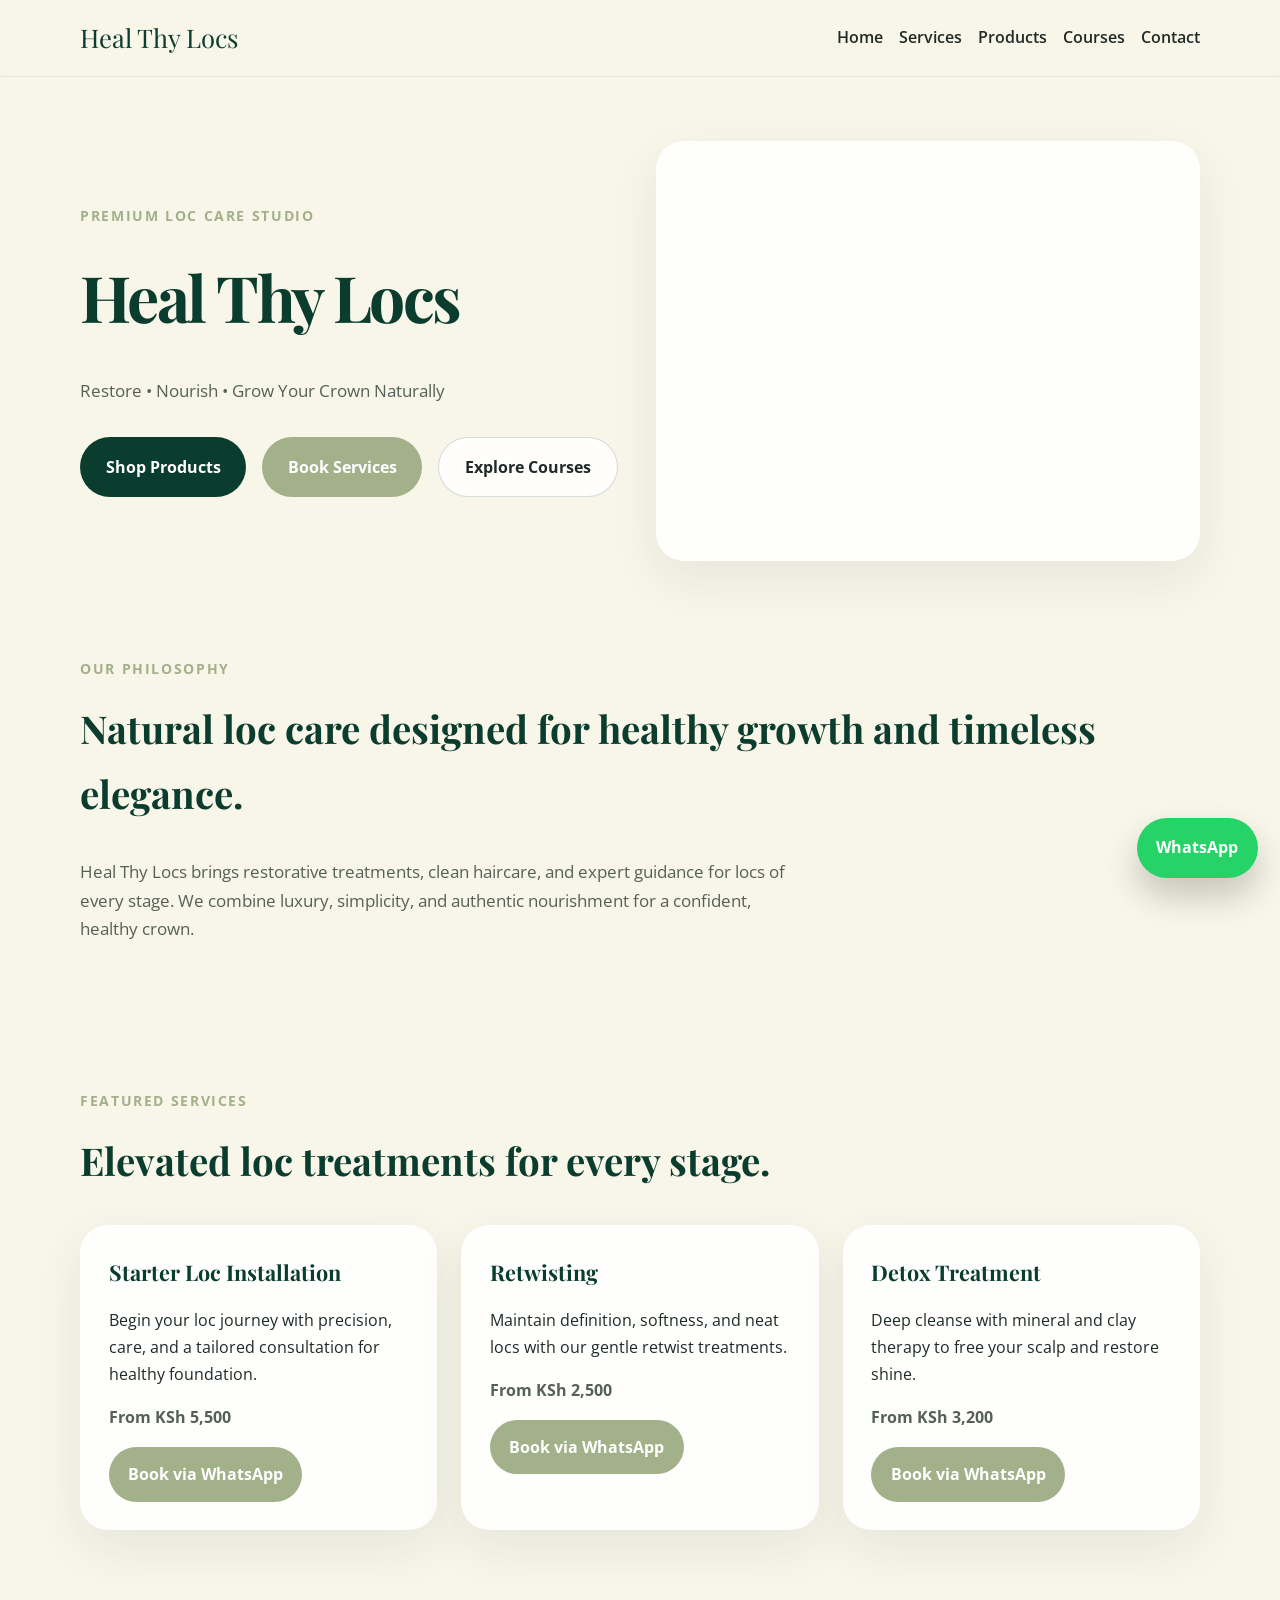
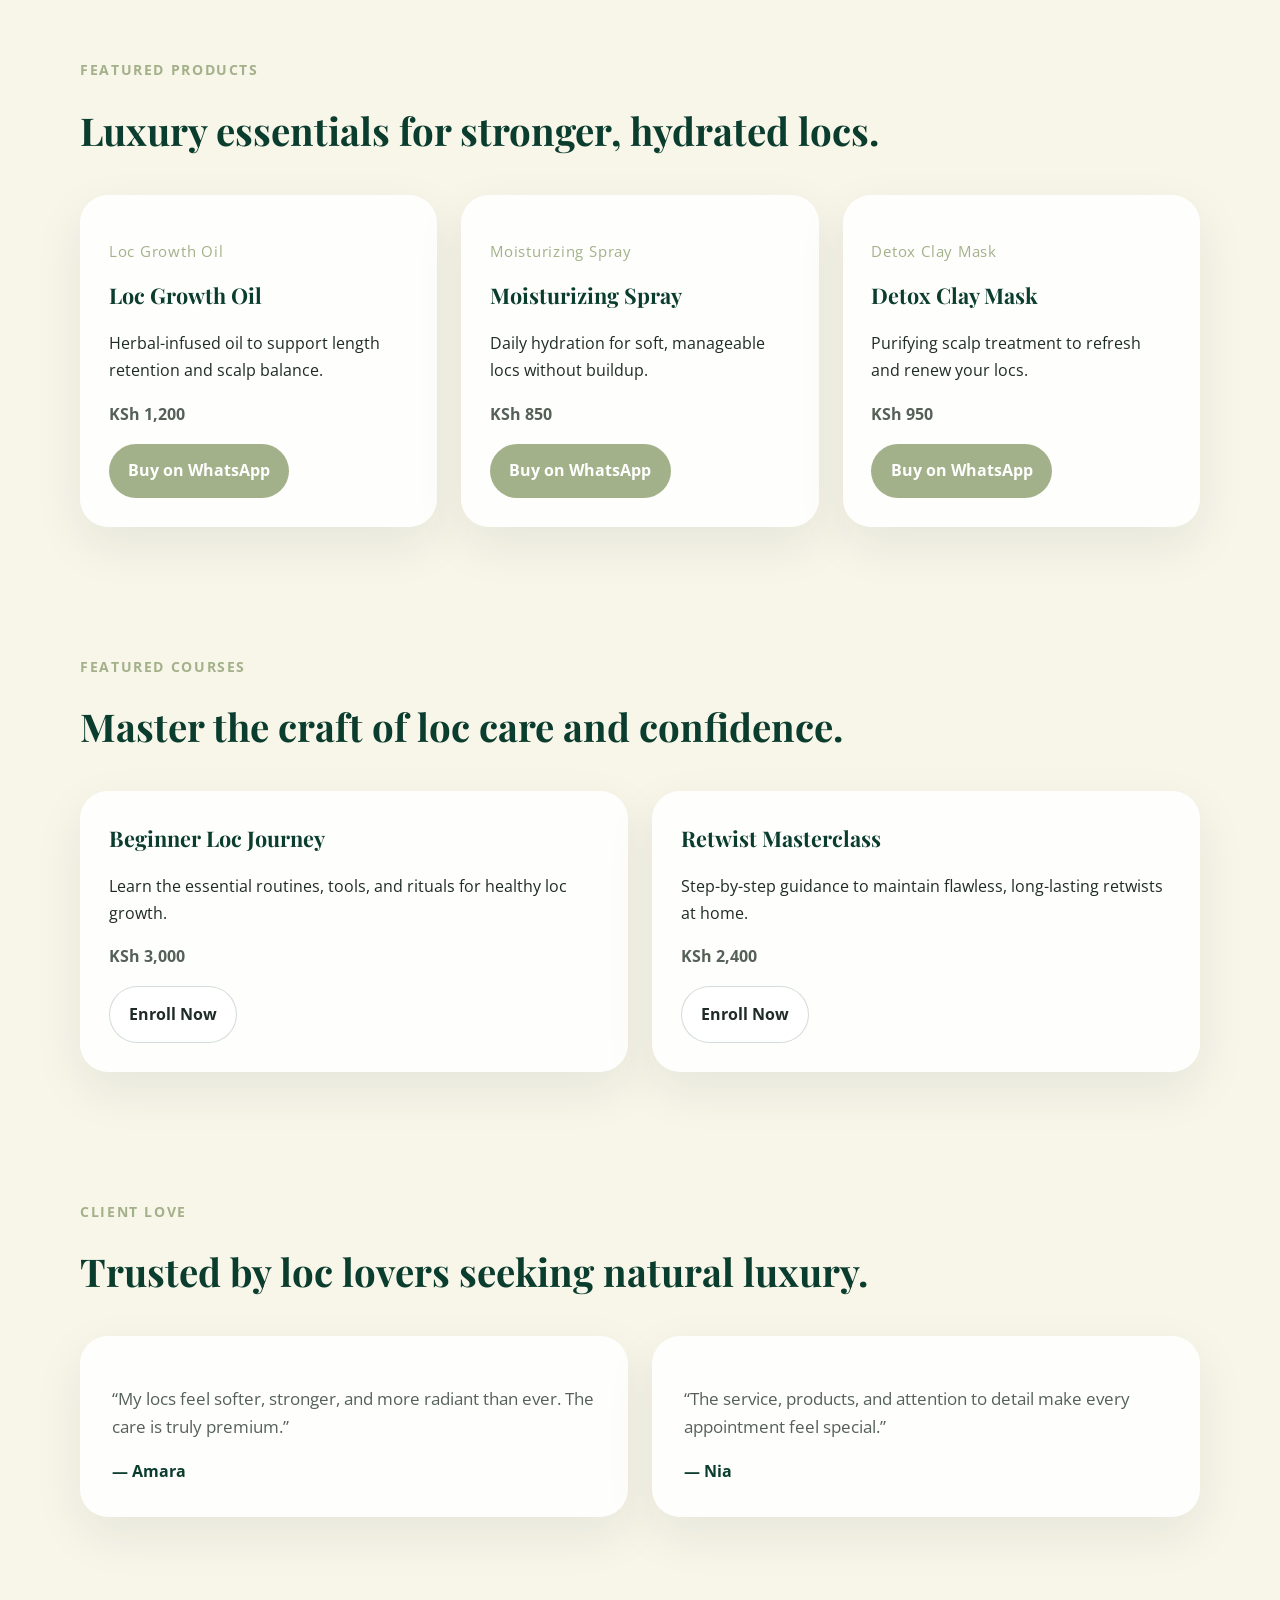
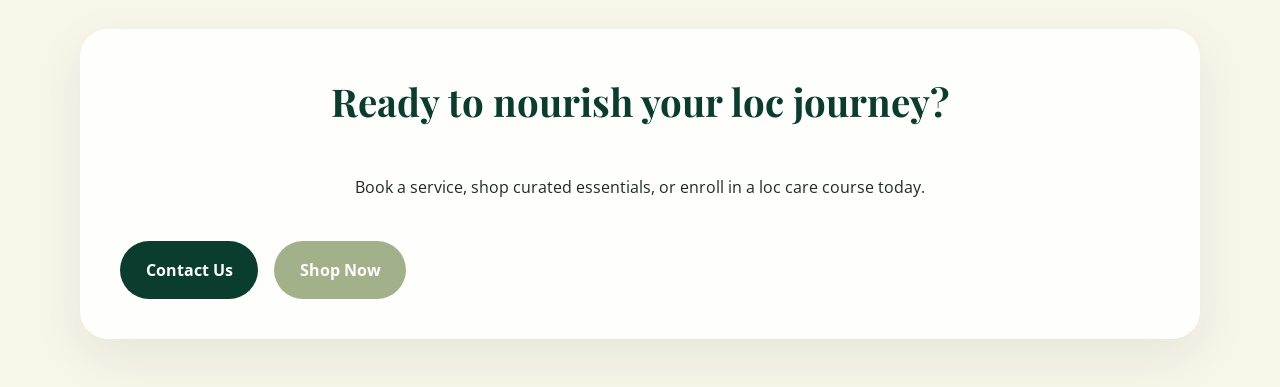
<file: index.html>
<!DOCTYPE html>
<html lang="en">
<head>
  <meta charset="UTF-8" />
  <meta name="viewport" content="width=device-width, initial-scale=1.0" />
  <title>Heal Thy Locs | Natural Loc Care</title>
  <link rel="preconnect" href="https://fonts.googleapis.com" />
  <link rel="preconnect" href="https://fonts.gstatic.com" crossorigin />
  <link href="https://fonts.googleapis.com/css2?family=Open+Sans:wght@400;600;700&family=Playfair+Display:wght@600;700&display=swap" rel="stylesheet" />
  <link rel="stylesheet" href="style.css" />
</head>
<body>
  <header class="site-header">
    <div class="container header-inner">
      <a class="brand" href="index.html">Heal Thy Locs</a>
      <nav class="nav-links">
        <a href="index.html">Home</a>
        <a href="services.html">Services</a>
        <a href="products.html">Products</a>
        <a href="courses.html">Courses</a>
        <a href="contact.html">Contact</a>
      </nav>
    </div>
  </header>

  <main>
    <section class="hero-section">
      <div class="container hero-grid">
        <div class="hero-copy">
          <p class="eyebrow">Premium Loc Care Studio</p>
          <h1>Heal Thy Locs</h1>
          <p class="hero-subtitle">Restore • Nourish • Grow Your Crown Naturally</p>
          <div class="hero-actions">
            <a class="btn btn-primary" href="products.html">Shop Products</a>
            <a class="btn btn-secondary" href="services.html">Book Services</a>
            <a class="btn btn-outline" href="courses.html">Explore Courses</a>
          </div>
        </div>
        <div class="hero-image-card">
          <div class="hero-image"></div>
        </div>
      </div>
    </section>

    <section class="section container about-section">
      <div class="section-header">
        <p class="eyebrow">Our Philosophy</p>
        <h2>Natural loc care designed for healthy growth and timeless elegance.</h2>
      </div>
      <p class="section-text">Heal Thy Locs brings restorative treatments, clean haircare, and expert guidance for locs of every stage. We combine luxury, simplicity, and authentic nourishment for a confident, healthy crown.</p>
    </section>

    <section class="section featured-section container">
      <div class="section-header">
        <p class="eyebrow">Featured Services</p>
        <h2>Elevated loc treatments for every stage.</h2>
      </div>
      <div class="card-grid">
        <article class="service-card">
          <h3>Starter Loc Installation</h3>
          <p>Begin your loc journey with precision, care, and a tailored consultation for healthy foundation.</p>
          <p class="price">From KSh 5,500</p>
          <a class="btn btn-secondary btn-sm" href="services.html#starter-loc-installation">Book via WhatsApp</a>
        </article>
        <article class="service-card">
          <h3>Retwisting</h3>
          <p>Maintain definition, softness, and neat locs with our gentle retwist treatments.</p>
          <p class="price">From KSh 2,500</p>
          <a class="btn btn-secondary btn-sm" href="services.html#loc-retwisting">Book via WhatsApp</a>
        </article>
        <article class="service-card">
          <h3>Detox Treatment</h3>
          <p>Deep cleanse with mineral and clay therapy to free your scalp and restore shine.</p>
          <p class="price">From KSh 3,200</p>
          <a class="btn btn-secondary btn-sm" href="services.html#detox-treatment">Book via WhatsApp</a>
        </article>
      </div>
    </section>

    <section class="section featured-section container">
      <div class="section-header">
        <p class="eyebrow">Featured Products</p>
        <h2>Luxury essentials for stronger, hydrated locs.</h2>
      </div>
      <div class="card-grid">
        <article class="product-card">
          <p class="product-tag">Loc Growth Oil</p>
          <h3>Loc Growth Oil</h3>
          <p>Herbal-infused oil to support length retention and scalp balance.</p>
          <p class="price">KSh 1,200</p>
          <a class="btn btn-secondary btn-sm" href="products.html#loc-growth-oil">Buy on WhatsApp</a>
        </article>
        <article class="product-card">
          <p class="product-tag">Moisturizing Spray</p>
          <h3>Moisturizing Spray</h3>
          <p>Daily hydration for soft, manageable locs without buildup.</p>
          <p class="price">KSh 850</p>
          <a class="btn btn-secondary btn-sm" href="products.html#moisturizing-spray">Buy on WhatsApp</a>
        </article>
        <article class="product-card">
          <p class="product-tag">Detox Clay Mask</p>
          <h3>Detox Clay Mask</h3>
          <p>Purifying scalp treatment to refresh and renew your locs.</p>
          <p class="price">KSh 950</p>
          <a class="btn btn-secondary btn-sm" href="products.html#detox-clay-mask">Buy on WhatsApp</a>
        </article>
      </div>
    </section>

    <section class="section featured-section container">
      <div class="section-header">
        <p class="eyebrow">Featured Courses</p>
        <h2>Master the craft of loc care and confidence.</h2>
      </div>
      <div class="card-grid">
        <article class="course-card">
          <h3>Beginner Loc Journey</h3>
          <p>Learn the essential routines, tools, and rituals for healthy loc growth.</p>
          <p class="price">KSh 3,000</p>
          <a class="btn btn-outline btn-sm" href="courses.html#beginner-loc-journey-course">Enroll Now</a>
        </article>
        <article class="course-card">
          <h3>Retwist Masterclass</h3>
          <p>Step-by-step guidance to maintain flawless, long-lasting retwists at home.</p>
          <p class="price">KSh 2,400</p>
          <a class="btn btn-outline btn-sm" href="courses.html#retwist-masterclass">Enroll Now</a>
        </article>
      </div>
    </section>

    <section class="section testimonial-section container">
      <div class="section-header">
        <p class="eyebrow">Client Love</p>
        <h2>Trusted by loc lovers seeking natural luxury.</h2>
      </div>
      <div class="testimonial-grid">
        <article class="testimonial-card">
          <p>“My locs feel softer, stronger, and more radiant than ever. The care is truly premium.”</p>
          <span>— Amara</span>
        </article>
        <article class="testimonial-card">
          <p>“The service, products, and attention to detail make every appointment feel special.”</p>
          <span>— Nia</span>
        </article>
      </div>
    </section>

    <section class="section cta-section container">
      <div class="cta-card">
        <h2>Ready to nourish your loc journey?</h2>
        <p>Book a service, shop curated essentials, or enroll in a loc care course today.</p>
        <div class="hero-actions">
          <a class="btn btn-primary" href="contact.html">Contact Us</a>
          <a class="btn btn-secondary" href="products.html">Shop Now</a>
        </div>
      </div>
    </section>
  </main>

  <a class="whatsapp-float" href="https://api.whatsapp.com/send?phone=254700000000&text=Hello%20Heal%20Thy%20Locs%2C%20I%20need%20assistance%20with%20your%20services%20and%20products." target="_blank" rel="noopener noreferrer" aria-label="Chat on WhatsApp">
    <span>WhatsApp</span>
  </a>

  <script src="script.js"></script>
</body>
</html>
</file>
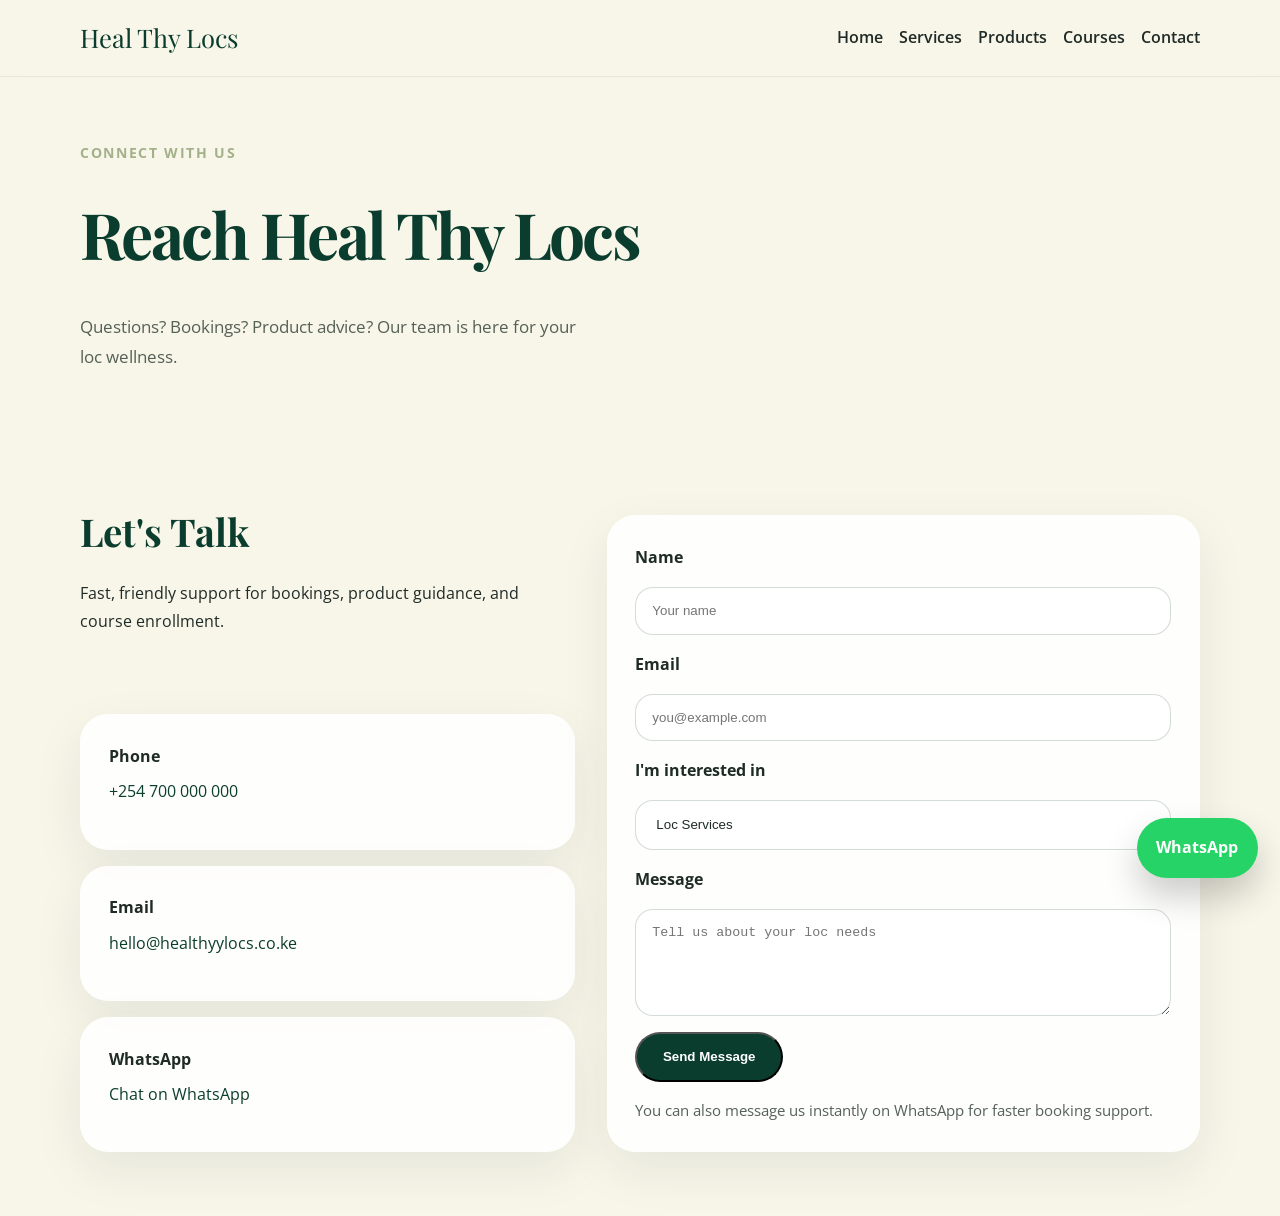
<file: contact.html>
<!DOCTYPE html>
<html lang="en">
<head>
  <meta charset="UTF-8" />
  <meta name="viewport" content="width=device-width, initial-scale=1.0" />
  <title>Heal Thy Locs | Contact</title>
  <link rel="preconnect" href="https://fonts.googleapis.com" />
  <link rel="preconnect" href="https://fonts.gstatic.com" crossorigin />
  <link href="https://fonts.googleapis.com/css2?family=Open+Sans:wght@400;600;700&family=Playfair+Display:wght@600;700&display=swap" rel="stylesheet" />
  <link rel="stylesheet" href="style.css" />
</head>
<body>
  <header class="site-header">
    <div class="container header-inner">
      <a class="brand" href="index.html">Heal Thy Locs</a>
      <nav class="nav-links">
        <a href="index.html">Home</a>
        <a href="services.html">Services</a>
        <a href="products.html">Products</a>
        <a href="courses.html">Courses</a>
        <a href="contact.html">Contact</a>
      </nav>
    </div>
  </header>

  <main>
    <section class="page-hero contact-hero">
      <div class="container">
        <p class="eyebrow">Connect with Us</p>
        <h1>Reach Heal Thy Locs</h1>
        <p class="hero-subtitle">Questions? Bookings? Product advice? Our team is here for your loc wellness.</p>
      </div>
    </section>

    <section class="section container contact-section">
      <div class="contact-grid">
        <div class="contact-details">
          <div class="section-header">
            <h2>Let's Talk</h2>
            <p>Fast, friendly support for bookings, product guidance, and course enrollment.</p>
          </div>
          <div class="contact-card">
            <p><strong>Phone</strong></p>
            <a href="tel:+254700000000">+254 700 000 000</a>
          </div>
          <div class="contact-card">
            <p><strong>Email</strong></p>
            <a href="mailto:hello@healthyylocs.co.ke">hello@healthyylocs.co.ke</a>
          </div>
          <div class="contact-card">
            <p><strong>WhatsApp</strong></p>
            <a href="https://api.whatsapp.com/send?phone=254700000000&text=Hello%20Heal%20Thy%20Locs%2C%20I%20need%20assistance." target="_blank">Chat on WhatsApp</a>
          </div>
        </div>

        <div class="contact-form-card">
          <form id="contactForm">
            <label for="name">Name</label>
            <input type="text" id="name" name="name" placeholder="Your name" required />
            <label for="email">Email</label>
            <input type="email" id="email" name="email" placeholder="you@example.com" required />
            <label for="interest">I'm interested in</label>
            <select id="interest" name="interest">
              <option>Loc Services</option>
              <option>Products</option>
              <option>Courses</option>
              <option>General inquiry</option>
            </select>
            <label for="message">Message</label>
            <textarea id="message" name="message" rows="5" placeholder="Tell us about your loc needs"></textarea>
            <button class="btn btn-primary" type="submit">Send Message</button>
            <p class="form-note">You can also message us instantly on WhatsApp for faster booking support.</p>
          </form>
        </div>
      </div>
    </section>
  </main>

  <a class="whatsapp-float" href="https://api.whatsapp.com/send?phone=254700000000&text=Hello%20Heal%20Thy%20Locs%2C%20I%20need%20help%20with%20my%20locs." target="_blank" rel="noopener noreferrer" aria-label="Chat on WhatsApp">
    <span>WhatsApp</span>
  </a>

  <script src="script.js"></script>
</body>
</html>
</file>
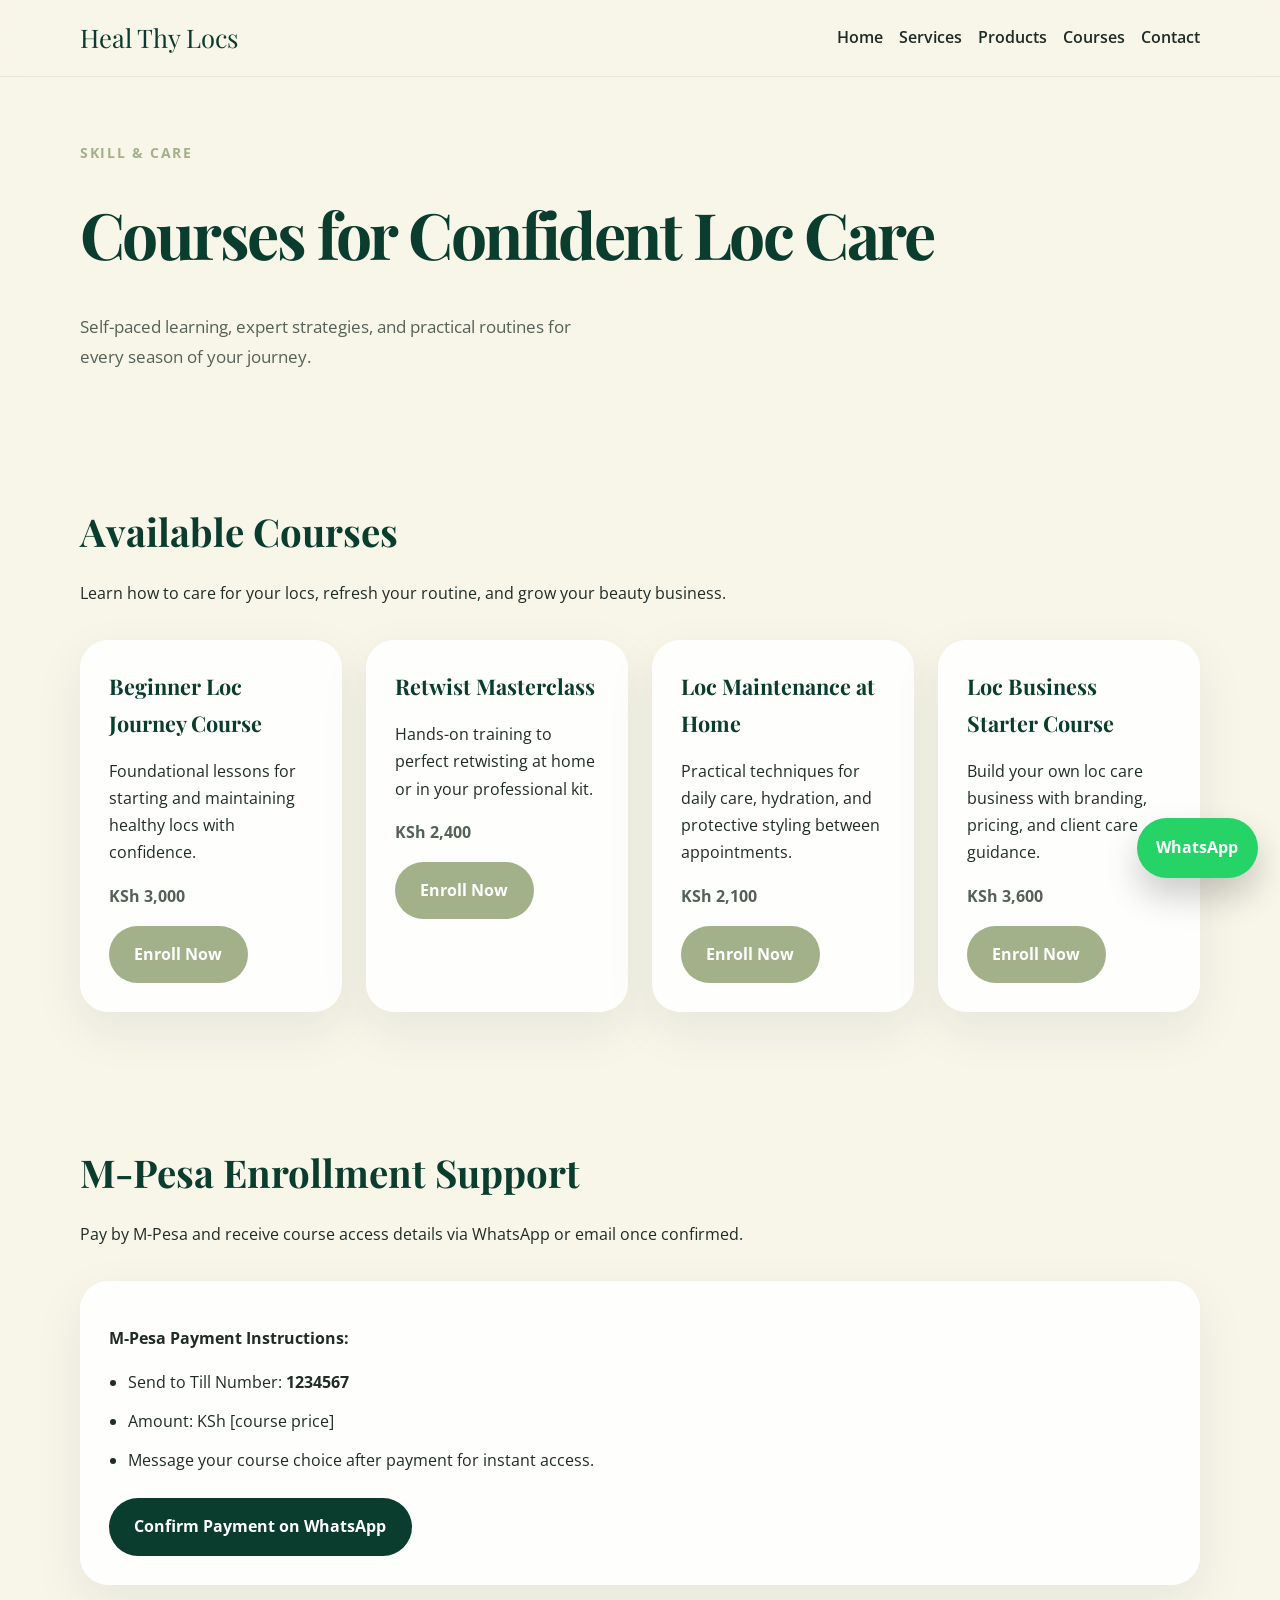
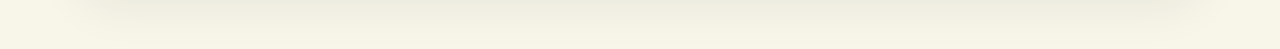
<file: courses.html>
<!DOCTYPE html>
<html lang="en">
<head>
  <meta charset="UTF-8" />
  <meta name="viewport" content="width=device-width, initial-scale=1.0" />
  <title>Heal Thy Locs | Courses</title>
  <link rel="preconnect" href="https://fonts.googleapis.com" />
  <link rel="preconnect" href="https://fonts.gstatic.com" crossorigin />
  <link href="https://fonts.googleapis.com/css2?family=Open+Sans:wght@400;600;700&family=Playfair+Display:wght@600;700&display=swap" rel="stylesheet" />
  <link rel="stylesheet" href="style.css" />
</head>
<body>
  <header class="site-header">
    <div class="container header-inner">
      <a class="brand" href="index.html">Heal Thy Locs</a>
      <nav class="nav-links">
        <a href="index.html">Home</a>
        <a href="services.html">Services</a>
        <a href="products.html">Products</a>
        <a href="courses.html">Courses</a>
        <a href="contact.html">Contact</a>
      </nav>
    </div>
  </header>

  <main>
    <section class="page-hero courses-hero">
      <div class="container">
        <p class="eyebrow">Skill & Care</p>
        <h1>Courses for Confident Loc Care</h1>
        <p class="hero-subtitle">Self-paced learning, expert strategies, and practical routines for every season of your journey.</p>
      </div>
    </section>

    <section class="section container">
      <div class="section-header">
        <h2>Available Courses</h2>
        <p>Learn how to care for your locs, refresh your routine, and grow your beauty business.</p>
      </div>

      <div class="card-grid">
        <article class="course-card" id="beginner-loc-journey-course">
          <h3>Beginner Loc Journey Course</h3>
          <p>Foundational lessons for starting and maintaining healthy locs with confidence.</p>
          <p class="price">KSh 3,000</p>
          <a class="btn btn-secondary" href="https://api.whatsapp.com/send?phone=254700000000&text=I%20want%20to%20enroll%20in%20the%20Beginner%20Loc%20Journey%20Course" target="_blank">Enroll Now</a>
        </article>
        <article class="course-card" id="retwist-masterclass">
          <h3>Retwist Masterclass</h3>
          <p>Hands-on training to perfect retwisting at home or in your professional kit.</p>
          <p class="price">KSh 2,400</p>
          <a class="btn btn-secondary" href="https://api.whatsapp.com/send?phone=254700000000&text=I%20want%20to%20enroll%20in%20the%20Retwist%20Masterclass" target="_blank">Enroll Now</a>
        </article>
        <article class="course-card" id="loc-maintenance-at-home">
          <h3>Loc Maintenance at Home</h3>
          <p>Practical techniques for daily care, hydration, and protective styling between appointments.</p>
          <p class="price">KSh 2,100</p>
          <a class="btn btn-secondary" href="https://api.whatsapp.com/send?phone=254700000000&text=I%20want%20to%20enroll%20in%20Loc%20Maintenance%20at%20Home" target="_blank">Enroll Now</a>
        </article>
        <article class="course-card" id="business-starter-course">
          <h3>Loc Business Starter Course</h3>
          <p>Build your own loc care business with branding, pricing, and client care guidance.</p>
          <p class="price">KSh 3,600</p>
          <a class="btn btn-secondary" href="https://api.whatsapp.com/send?phone=254700000000&text=I%20want%20to%20enroll%20in%20the%20Loc%20Business%20Starter%20Course" target="_blank">Enroll Now</a>
        </article>
      </div>
    </section>

    <section class="section container payment-section">
      <div class="section-header">
        <h2>M-Pesa Enrollment Support</h2>
        <p>Pay by M-Pesa and receive course access details via WhatsApp or email once confirmed.</p>
      </div>
      <div class="payment-instructions">
        <p><strong>M-Pesa Payment Instructions:</strong></p>
        <ul>
          <li>Send to Till Number: <strong>1234567</strong></li>
          <li>Amount: KSh [course price]</li>
          <li>Message your course choice after payment for instant access.</li>
        </ul>
        <a class="btn btn-primary" href="https://api.whatsapp.com/send?phone=254700000000&text=I%20have%20paid%20for%20my%20course%20and%20need%20access%20details" target="_blank">Confirm Payment on WhatsApp</a>
      </div>
    </section>
  </main>

  <a class="whatsapp-float" href="https://api.whatsapp.com/send?phone=254700000000&text=Hello%20Heal%20Thy%20Locs%2C%20I%20want%20to%20enroll%20in%20a%20course." target="_blank" rel="noopener noreferrer" aria-label="Chat on WhatsApp">
    <span>WhatsApp</span>
  </a>

  <script src="script.js"></script>
</body>
</html>
</file>
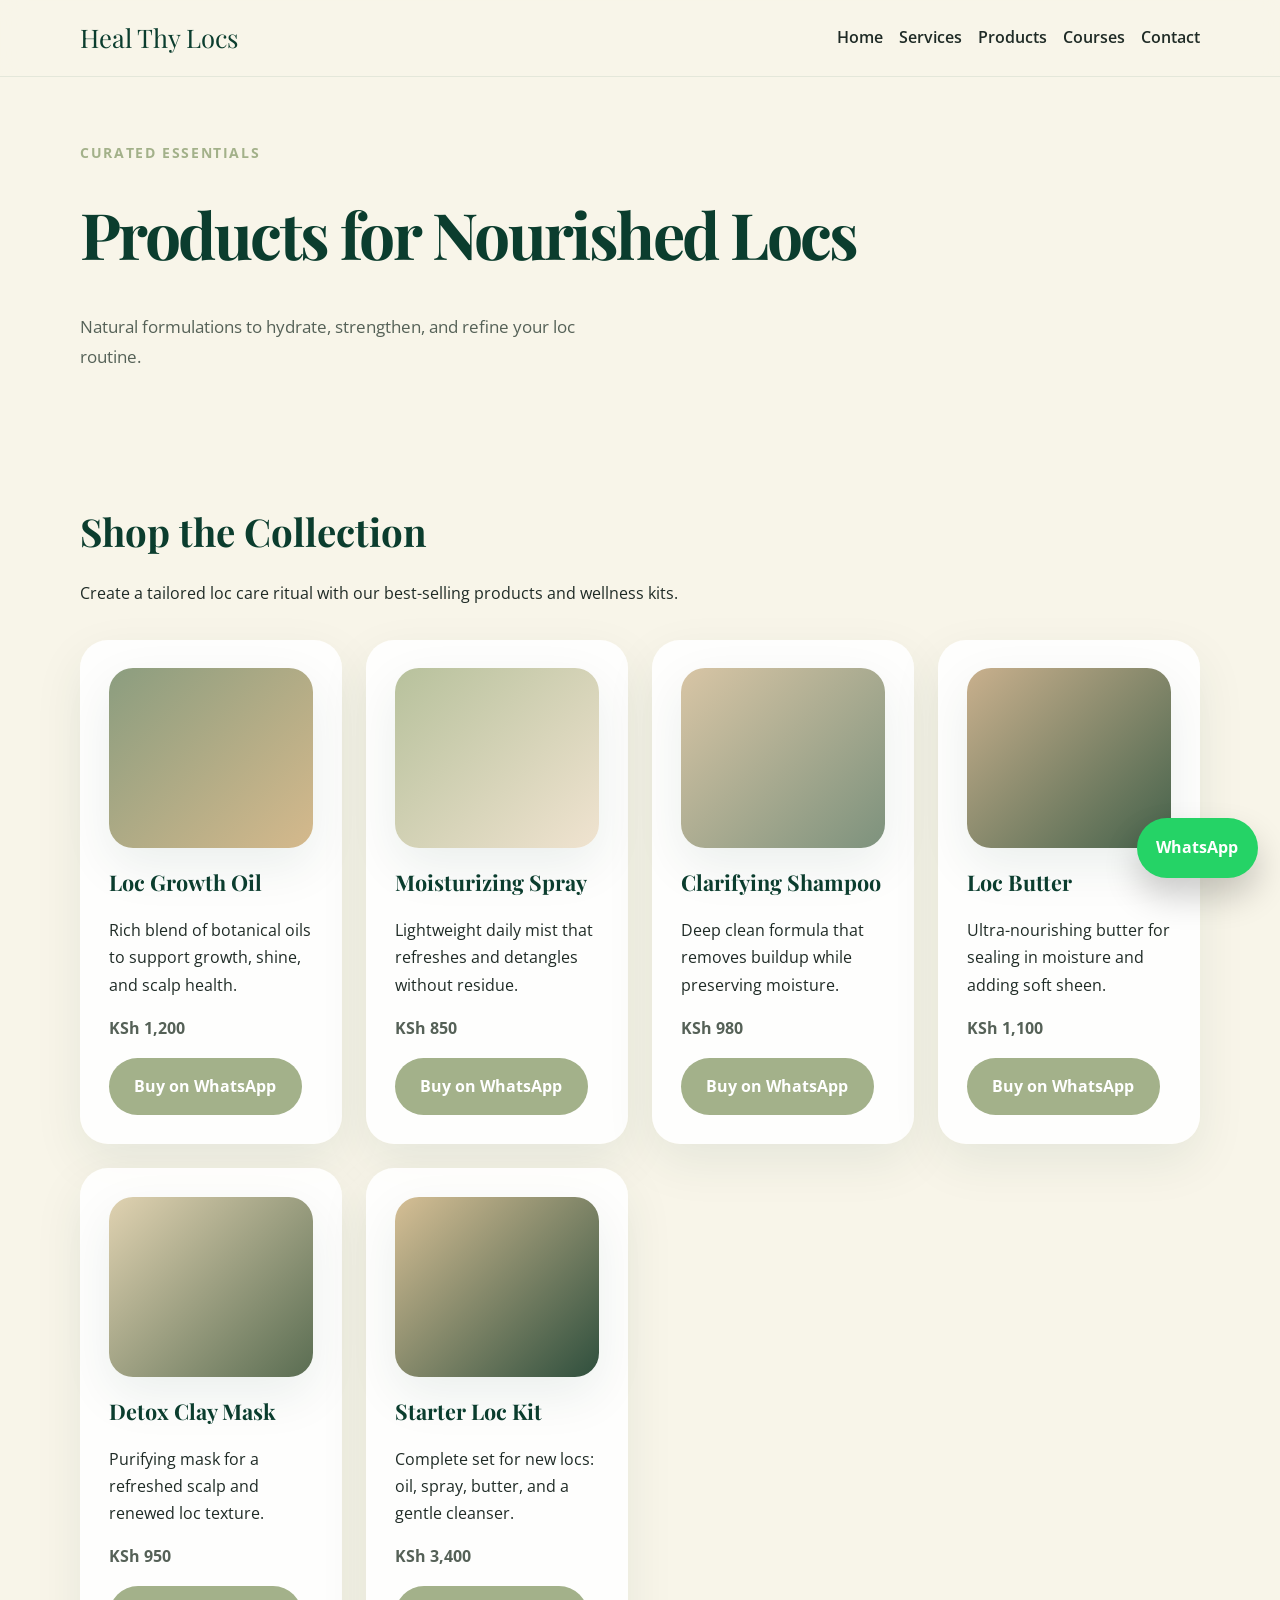
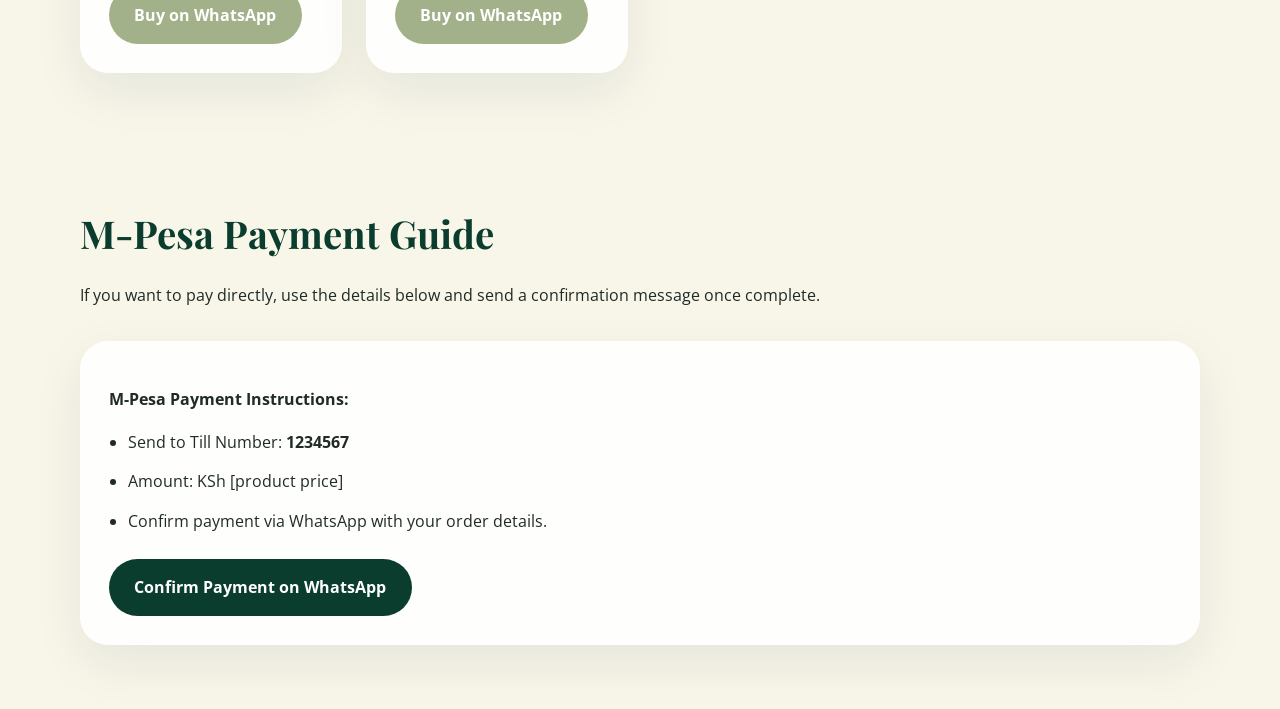
<file: products.html>
<!DOCTYPE html>
<html lang="en">
<head>
  <meta charset="UTF-8" />
  <meta name="viewport" content="width=device-width, initial-scale=1.0" />
  <title>Heal Thy Locs | Products</title>
  <link rel="preconnect" href="https://fonts.googleapis.com" />
  <link rel="preconnect" href="https://fonts.gstatic.com" crossorigin />
  <link href="https://fonts.googleapis.com/css2?family=Open+Sans:wght@400;600;700&family=Playfair+Display:wght@600;700&display=swap" rel="stylesheet" />
  <link rel="stylesheet" href="style.css" />
</head>
<body>
  <header class="site-header">
    <div class="container header-inner">
      <a class="brand" href="index.html">Heal Thy Locs</a>
      <nav class="nav-links">
        <a href="index.html">Home</a>
        <a href="services.html">Services</a>
        <a href="products.html">Products</a>
        <a href="courses.html">Courses</a>
        <a href="contact.html">Contact</a>
      </nav>
    </div>
  </header>

  <main>
    <section class="page-hero products-hero">
      <div class="container">
        <p class="eyebrow">Curated Essentials</p>
        <h1>Products for Nourished Locs</h1>
        <p class="hero-subtitle">Natural formulations to hydrate, strengthen, and refine your loc routine.</p>
      </div>
    </section>

    <section class="section container">
      <div class="section-header">
        <h2>Shop the Collection</h2>
        <p>Create a tailored loc care ritual with our best-selling products and wellness kits.</p>
      </div>

      <div class="card-grid">
        <article class="product-card" id="loc-growth-oil">
          <div class="product-image product-oil"></div>
          <h3>Loc Growth Oil</h3>
          <p>Rich blend of botanical oils to support growth, shine, and scalp health.</p>
          <p class="price">KSh 1,200</p>
          <a class="btn btn-secondary" href="https://api.whatsapp.com/send?phone=254700000000&text=I%20want%20to%20order%20Loc%20Growth%20Oil%20from%20Heal%20Thy%20Locs" target="_blank">Buy on WhatsApp</a>
        </article>
        <article class="product-card" id="moisturizing-spray">
          <div class="product-image product-spray"></div>
          <h3>Moisturizing Spray</h3>
          <p>Lightweight daily mist that refreshes and detangles without residue.</p>
          <p class="price">KSh 850</p>
          <a class="btn btn-secondary" href="https://api.whatsapp.com/send?phone=254700000000&text=I%20want%20to%20order%20Moisturizing%20Spray%20from%20Heal%20Thy%20Locs" target="_blank">Buy on WhatsApp</a>
        </article>
        <article class="product-card" id="clarifying-shampoo">
          <div class="product-image product-shampoo"></div>
          <h3>Clarifying Shampoo</h3>
          <p>Deep clean formula that removes buildup while preserving moisture.</p>
          <p class="price">KSh 980</p>
          <a class="btn btn-secondary" href="https://api.whatsapp.com/send?phone=254700000000&text=I%20want%20to%20order%20Clarifying%20Shampoo%20from%20Heal%20Thy%20Locs" target="_blank">Buy on WhatsApp</a>
        </article>
        <article class="product-card" id="loc-butter">
          <div class="product-image product-butter"></div>
          <h3>Loc Butter</h3>
          <p>Ultra-nourishing butter for sealing in moisture and adding soft sheen.</p>
          <p class="price">KSh 1,100</p>
          <a class="btn btn-secondary" href="https://api.whatsapp.com/send?phone=254700000000&text=I%20want%20to%20order%20Loc%20Butter%20from%20Heal%20Thy%20Locs" target="_blank">Buy on WhatsApp</a>
        </article>
        <article class="product-card" id="detox-clay-mask">
          <div class="product-image product-mask"></div>
          <h3>Detox Clay Mask</h3>
          <p>Purifying mask for a refreshed scalp and renewed loc texture.</p>
          <p class="price">KSh 950</p>
          <a class="btn btn-secondary" href="https://api.whatsapp.com/send?phone=254700000000&text=I%20want%20to%20order%20Detox%20Clay%20Mask%20from%20Heal%20Thy%20Locs" target="_blank">Buy on WhatsApp</a>
        </article>
        <article class="product-card" id="starter-loc-kit">
          <div class="product-image product-kit"></div>
          <h3>Starter Loc Kit</h3>
          <p>Complete set for new locs: oil, spray, butter, and a gentle cleanser.</p>
          <p class="price">KSh 3,400</p>
          <a class="btn btn-secondary" href="https://api.whatsapp.com/send?phone=254700000000&text=I%20want%20to%20order%20Starter%20Loc%20Kit%20from%20Heal%20Thy%20Locs" target="_blank">Buy on WhatsApp</a>
        </article>
      </div>
    </section>

    <section class="section container payment-section">
      <div class="section-header">
        <h2>M-Pesa Payment Guide</h2>
        <p>If you want to pay directly, use the details below and send a confirmation message once complete.</p>
      </div>
      <div class="payment-instructions">
        <p><strong>M-Pesa Payment Instructions:</strong></p>
        <ul>
          <li>Send to Till Number: <strong>1234567</strong></li>
          <li>Amount: KSh [product price]</li>
          <li>Confirm payment via WhatsApp with your order details.</li>
        </ul>
        <a class="btn btn-primary" href="https://api.whatsapp.com/send?phone=254700000000&text=I%20have%20paid%20for%20my%20order%20and%20need%20confirmation" target="_blank">Confirm Payment on WhatsApp</a>
      </div>
    </section>
  </main>

  <a class="whatsapp-float" href="https://api.whatsapp.com/send?phone=254700000000&text=Hello%20Heal%20Thy%20Locs%2C%20I%20want%20to%20order%20a%20product." target="_blank" rel="noopener noreferrer" aria-label="Chat on WhatsApp">
    <span>WhatsApp</span>
  </a>

  <script src="script.js"></script>
</body>
</html>
</file>
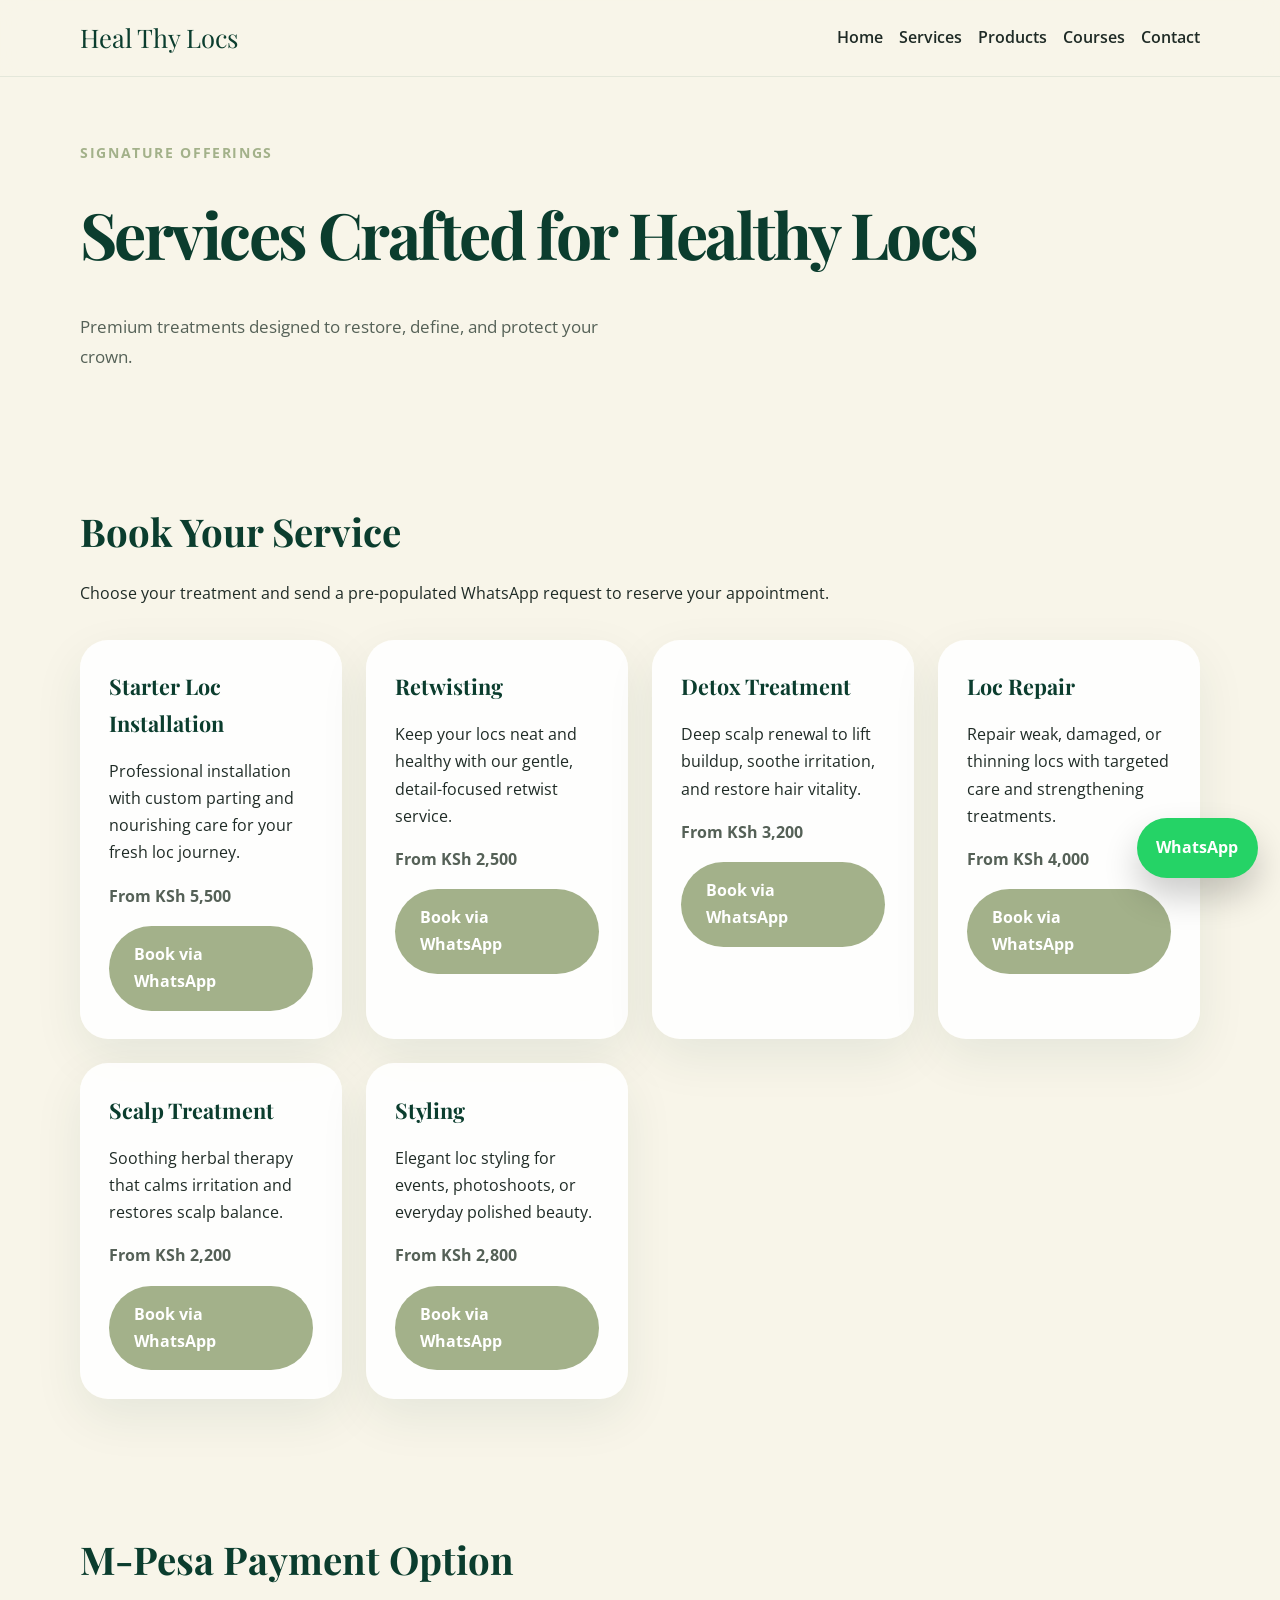
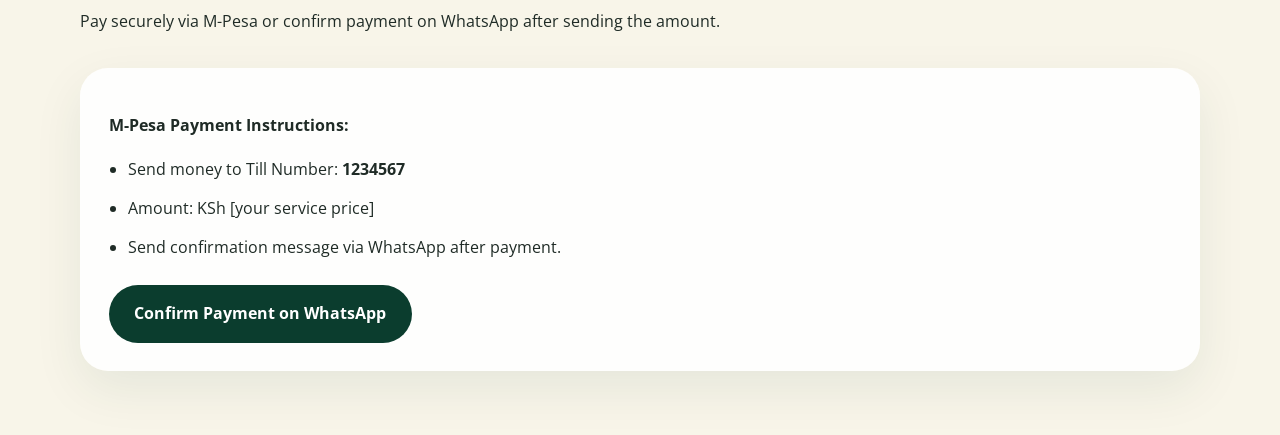
<file: services.html>
<!DOCTYPE html>
<html lang="en">
<head>
  <meta charset="UTF-8" />
  <meta name="viewport" content="width=device-width, initial-scale=1.0" />
  <title>Heal Thy Locs | Services</title>
  <link rel="preconnect" href="https://fonts.googleapis.com" />
  <link rel="preconnect" href="https://fonts.gstatic.com" crossorigin />
  <link href="https://fonts.googleapis.com/css2?family=Open+Sans:wght@400;600;700&family=Playfair+Display:wght@600;700&display=swap" rel="stylesheet" />
  <link rel="stylesheet" href="style.css" />
</head>
<body>
  <header class="site-header">
    <div class="container header-inner">
      <a class="brand" href="index.html">Heal Thy Locs</a>
      <nav class="nav-links">
        <a href="index.html">Home</a>
        <a href="services.html">Services</a>
        <a href="products.html">Products</a>
        <a href="courses.html">Courses</a>
        <a href="contact.html">Contact</a>
      </nav>
    </div>
  </header>

  <main>
    <section class="page-hero services-hero">
      <div class="container">
        <p class="eyebrow">Signature Offerings</p>
        <h1>Services Crafted for Healthy Locs</h1>
        <p class="hero-subtitle">Premium treatments designed to restore, define, and protect your crown.</p>
      </div>
    </section>

    <section class="section container">
      <div class="section-header">
        <h2>Book Your Service</h2>
        <p>Choose your treatment and send a pre-populated WhatsApp request to reserve your appointment.</p>
      </div>

      <div class="card-grid">
        <article class="service-card" id="starter-loc-installation">
          <h3>Starter Loc Installation</h3>
          <p>Professional installation with custom parting and nourishing care for your fresh loc journey.</p>
          <p class="price">From KSh 5,500</p>
          <a class="btn btn-secondary" href="https://api.whatsapp.com/send?phone=254700000000&text=I%20want%20to%20book%20Starter%20Loc%20Installation%20at%20Heal%20Thy%20Locs" target="_blank">Book via WhatsApp</a>
        </article>
        <article class="service-card" id="loc-retwisting">
          <h3>Retwisting</h3>
          <p>Keep your locs neat and healthy with our gentle, detail-focused retwist service.</p>
          <p class="price">From KSh 2,500</p>
          <a class="btn btn-secondary" href="https://api.whatsapp.com/send?phone=254700000000&text=I%20want%20to%20book%20Retwisting%20at%20Heal%20Thy%20Locs" target="_blank">Book via WhatsApp</a>
        </article>
        <article class="service-card" id="detox-treatment">
          <h3>Detox Treatment</h3>
          <p>Deep scalp renewal to lift buildup, soothe irritation, and restore hair vitality.</p>
          <p class="price">From KSh 3,200</p>
          <a class="btn btn-secondary" href="https://api.whatsapp.com/send?phone=254700000000&text=I%20want%20to%20book%20Detox%20Treatment%20at%20Heal%20Thy%20Locs" target="_blank">Book via WhatsApp</a>
        </article>
        <article class="service-card" id="loc-repair">
          <h3>Loc Repair</h3>
          <p>Repair weak, damaged, or thinning locs with targeted care and strengthening treatments.</p>
          <p class="price">From KSh 4,000</p>
          <a class="btn btn-secondary" href="https://api.whatsapp.com/send?phone=254700000000&text=I%20want%20to%20book%20Loc%20Repair%20at%20Heal%20Thy%20Locs" target="_blank">Book via WhatsApp</a>
        </article>
        <article class="service-card" id="scalp-treatment">
          <h3>Scalp Treatment</h3>
          <p>Soothing herbal therapy that calms irritation and restores scalp balance.</p>
          <p class="price">From KSh 2,200</p>
          <a class="btn btn-secondary" href="https://api.whatsapp.com/send?phone=254700000000&text=I%20want%20to%20book%20Scalp%20Treatment%20at%20Heal%20Thy%20Locs" target="_blank">Book via WhatsApp</a>
        </article>
        <article class="service-card" id="styling-services">
          <h3>Styling</h3>
          <p>Elegant loc styling for events, photoshoots, or everyday polished beauty.</p>
          <p class="price">From KSh 2,800</p>
          <a class="btn btn-secondary" href="https://api.whatsapp.com/send?phone=254700000000&text=I%20want%20to%20book%20Styling%20at%20Heal%20Thy%20Locs" target="_blank">Book via WhatsApp</a>
        </article>
      </div>
    </section>

    <section class="section container payment-section">
      <div class="section-header">
        <h2>M-Pesa Payment Option</h2>
        <p>Pay securely via M-Pesa or confirm payment on WhatsApp after sending the amount.</p>
      </div>
      <div class="payment-instructions">
        <p><strong>M-Pesa Payment Instructions:</strong></p>
        <ul>
          <li>Send money to Till Number: <strong>1234567</strong></li>
          <li>Amount: KSh [your service price]</li>
          <li>Send confirmation message via WhatsApp after payment.</li>
        </ul>
        <a class="btn btn-primary" href="https://api.whatsapp.com/send?phone=254700000000&text=I%20have%20paid%20for%20my%20service%20and%20need%20confirmation" target="_blank">Confirm Payment on WhatsApp</a>
      </div>
    </section>
  </main>

  <a class="whatsapp-float" href="https://api.whatsapp.com/send?phone=254700000000&text=Hello%20Heal%20Thy%20Locs%2C%20I%20need%20assistance%20with%20your%20services." target="_blank" rel="noopener noreferrer" aria-label="Chat on WhatsApp">
    <span>WhatsApp</span>
  </a>

  <script src="script.js"></script>
</body>
</html>
</file>
<file: style.css>
:root {
  --primary: #0b3d2e;
  --secondary: #a3b18a;
  --background: #f8f5e9;
  --text: #1f2b26;
  --muted: #556157;
  --offwhite: #faf7f0;
  --accent: #d8c5a5;
  --card: rgba(255, 255, 255, 0.9);
  --shadow: 0 18px 50px rgba(11, 61, 46, 0.08);
}

* {
  box-sizing: border-box;
}

html {
  scroll-behavior: smooth;
}

body {
  margin: 0;
  font-family: 'Open Sans', sans-serif;
  background: var(--background);
  color: var(--text);
  line-height: 1.7;
}

img {
  max-width: 100%;
  display: block;
}

.container {
  width: min(1120px, calc(100% - 2rem));
  margin: 0 auto;
}

.site-header {
  position: sticky;
  top: 0;
  z-index: 20;
  background: rgba(248, 245, 233, 0.96);
  backdrop-filter: blur(12px);
  border-bottom: 1px solid rgba(11, 61, 46, 0.08);
}

.header-inner {
  display: flex;
  align-items: center;
  justify-content: space-between;
  gap: 24px;
  padding: 1rem 0;
}

.brand {
  font-family: 'Playfair Display', Georgia, serif;
  font-size: 1.6rem;
  color: var(--primary);
  text-decoration: none;
}

.nav-links {
  display: flex;
  flex-wrap: wrap;
  gap: 1rem;
}

.nav-links a {
  text-decoration: none;
  color: var(--text);
  font-weight: 600;
}

.hero-section,
.page-hero {
  padding: 4rem 0 2rem;
}

.hero-grid {
  display: grid;
  gap: 2rem;
  align-items: center;
  grid-template-columns: 1fr 1fr;
}

.hero-copy {
  max-width: 580px;
}

.eyebrow {
  margin: 0 0 1rem;
  color: var(--secondary);
  letter-spacing: 0.12em;
  text-transform: uppercase;
  font-size: 0.85rem;
  font-weight: 700;
}

h1,
h2,
h3 {
  margin: 0;
  font-family: 'Playfair Display', Georgia, serif;
  color: var(--primary);
}

h1 {
  font-size: clamp(2.5rem, 5vw, 4rem);
  letter-spacing: -0.04em;
}

.hero-subtitle,
.section-text,
.testimonial-card p,
.price {
  color: var(--muted);
}

.hero-subtitle {
  margin: 1.5rem 0 2rem;
  max-width: 520px;
  font-size: 1.08rem;
}

.hero-actions,
.btn-group {
  display: flex;
  flex-wrap: wrap;
  gap: 1rem;
}

.btn {
  display: inline-flex;
  align-items: center;
  justify-content: center;
  gap: 0.5rem;
  padding: 0.95rem 1.6rem;
  border-radius: 999px;
  text-decoration: none;
  font-weight: 700;
  transition: transform 0.2s ease, box-shadow 0.2s ease, background-color 0.2s ease;
}

.btn:hover {
  transform: translateY(-2px);
}

.btn-primary {
  background: var(--primary);
  color: #fff;
}

.btn-secondary {
  background: var(--secondary);
  color: #fff;
}

.btn-outline {
  border: 1px solid rgba(11, 61, 46, 0.18);
  color: var(--text);
  background: rgba(255, 255, 255, 0.9);
}

.btn-sm {
  padding: 0.85rem 1.2rem;
}

.hero-image-card,
.product-image,
.service-card,
.product-card,
.course-card,
.testimonial-card,
.cta-card,
.contact-card,
.contact-form-card,
.payment-instructions {
  box-shadow: var(--shadow);
  border-radius: 28px;
  background: var(--card);
}

.hero-image-card {
  min-height: 420px;
  overflow: hidden;
  position: relative;
}

.hero-image {
  height: 100%;
  width: 100%;
  background: linear-gradient(165deg, rgba(11, 61, 46, 0.9), rgba(163, 177, 138, 0.7)), url('https://images.unsplash.com/photo-1506794778202-cad84cf45f1d?auto=format&fit=crop&w=900&q=80') center/cover no-repeat;
}

.section {
  padding: 4rem 0;
}

.section-header {
  margin-bottom: 2rem;
}

.section-header h2 {
  font-size: clamp(1.9rem, 3vw, 2.8rem);
  margin-bottom: 1rem;
}

.section-text {
  max-width: 720px;
  font-size: 1.05rem;
}

.card-grid {
  display: grid;
  gap: 1.5rem;
  grid-template-columns: repeat(auto-fit, minmax(260px, 1fr));
}

.service-card,
.product-card,
.course-card,
.testimonial-card,
.contact-card,
.contact-form-card,
.payment-instructions {
  padding: 1.8rem;
}

.service-card h3,
.product-card h3,
.course-card h3 {
  margin-bottom: 0.85rem;
  font-size: 1.35rem;
}

.service-card p,
.product-card p,
.course-card p {
  margin-bottom: 1rem;
}

.price {
  margin-top: 0.5rem;
  font-weight: 700;
}

.product-card .product-tag {
  display: inline-block;
  margin-bottom: 0.8rem;
  color: var(--secondary);
  font-size: 0.95rem;
  letter-spacing: 0.05em;
}

.product-image {
  min-height: 180px;
  border-radius: 24px;
  margin-bottom: 1rem;
  background-size: cover;
  background-position: center;
}

.product-oil { background: linear-gradient(135deg, #8b9d7f 0%, #d5b98c 100%); }
.product-spray { background: linear-gradient(135deg, #b7c19c 0%, #f0e3d0 100%); }
.product-shampoo { background: linear-gradient(135deg, #d8c5a5 0%, #7d927d 100%); }
.product-butter { background: linear-gradient(135deg, #c9b08d 0%, #45624b 100%); }
.product-mask { background: linear-gradient(135deg, #e0d2b1 0%, #5a6d52 100%); }
.product-kit { background: linear-gradient(135deg, #d6bf95 0%, #2f4f3d 100%); }

.testimonial-section .testimonial-grid {
  display: grid;
  gap: 1.5rem;
  grid-template-columns: repeat(auto-fit, minmax(280px, 1fr));
}

.testimonial-card {
  padding: 2rem;
}

.testimonial-card p {
  font-size: 1.05rem;
  margin-bottom: 1rem;
}

.testimonial-card span {
  color: var(--primary);
  font-weight: 700;
}

.cta-section {
  padding: 3rem 0;
}

.cta-card {
  display: grid;
  gap: 1.5rem;
  padding: 2.5rem;
  text-align: center;
}

.cta-card h2 {
  font-size: clamp(2rem, 3vw, 2.8rem);
}

.payment-section .payment-instructions,
.contact-form-card {
  margin-top: 1rem;
}

.payment-instructions ul {
  margin: 1rem 0 1.5rem;
  padding-left: 1.2rem;
}

.payment-instructions li {
  margin-bottom: 0.75rem;
}

.contact-section {
  padding: 4rem 0;
}

.contact-grid {
  display: grid;
  gap: 2rem;
  grid-template-columns: minmax(280px, 1fr) minmax(320px, 1.2fr);
}

.contact-details {
  display: grid;
  gap: 1rem;
}

.contact-card {
  padding: 1.8rem;
}

.contact-card p {
  margin: 0 0 0.5rem;
  font-weight: 700;
}

.contact-card a {
  color: var(--primary);
  text-decoration: none;
}

.contact-form-card form {
  display: grid;
  gap: 1rem;
}

.contact-form-card label {
  font-weight: 700;
}

.contact-form-card input,
.contact-form-card select,
.contact-form-card textarea {
  width: 100%;
  border: 1px solid rgba(11, 61, 46, 0.18);
  border-radius: 18px;
  padding: 0.95rem 1rem;
  background: #fff;
  color: var(--text);
}

.contact-form-card button {
  width: fit-content;
}

.form-note {
  margin: 0;
  color: var(--muted);
  font-size: 0.95rem;
}

.whatsapp-float {
  position: fixed;
  bottom: 1.4rem;
  right: 1.4rem;
  z-index: 30;
  display: inline-flex;
  align-items: center;
  justify-content: center;
  padding: 1rem 1.2rem;
  border-radius: 999px;
  background: #25d366;
  color: #fff;
  text-decoration: none;
  box-shadow: 0 18px 35px rgba(0, 0, 0, 0.2);
  font-weight: 700;
}

.whatsapp-float:hover {
  transform: translateY(-2px);
}

@media (max-width: 860px) {
  .hero-grid {
    grid-template-columns: 1fr;
  }

  .contact-grid,
  .card-grid {
    grid-template-columns: 1fr;
  }

  .site-header {
    padding: 0 0 0.5rem;
  }
}

@media (max-width: 640px) {
  .header-inner {
    flex-direction: column;
    align-items: flex-start;
  }

  .nav-links {
    width: 100%;
    justify-content: space-between;
  }

  .page-hero,
  .hero-section,
  .section {
    padding-top: 2.5rem;
  }

  .btn {
    width: 100%;
  }
}
</file>
